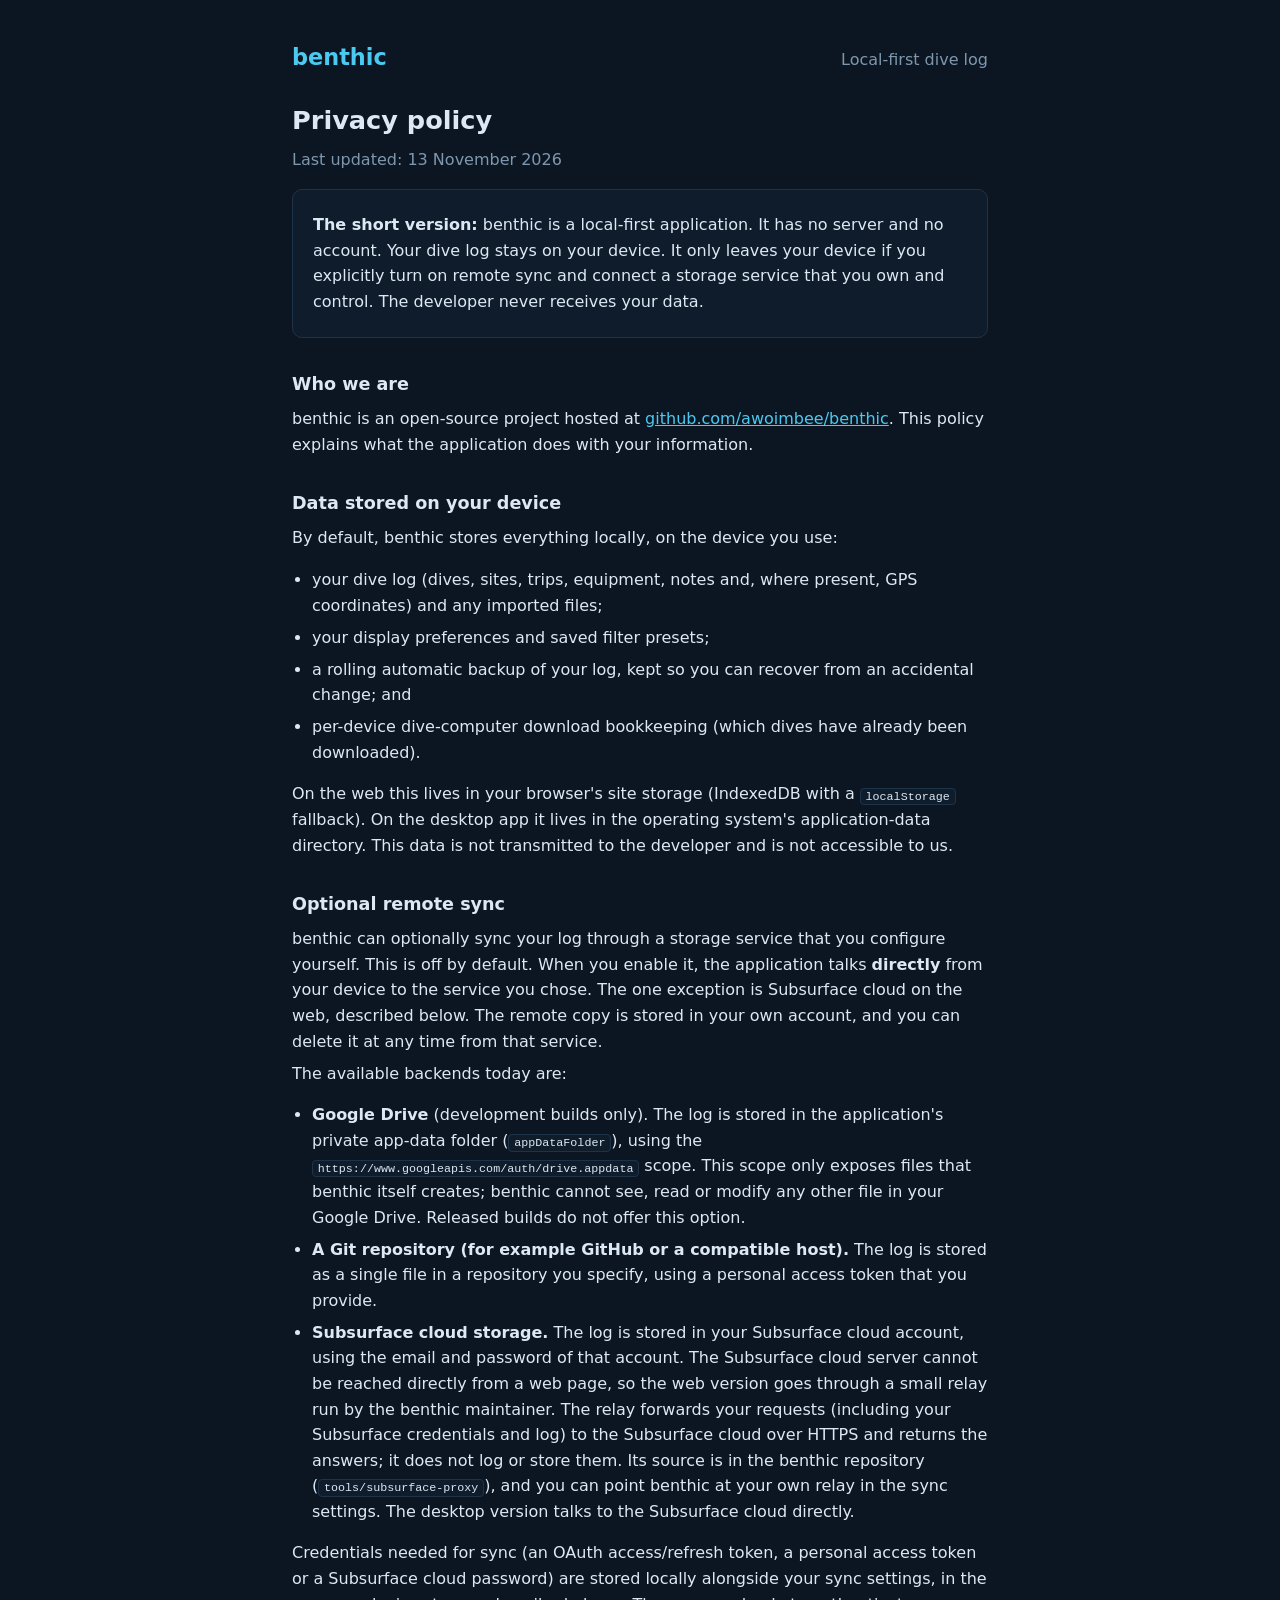
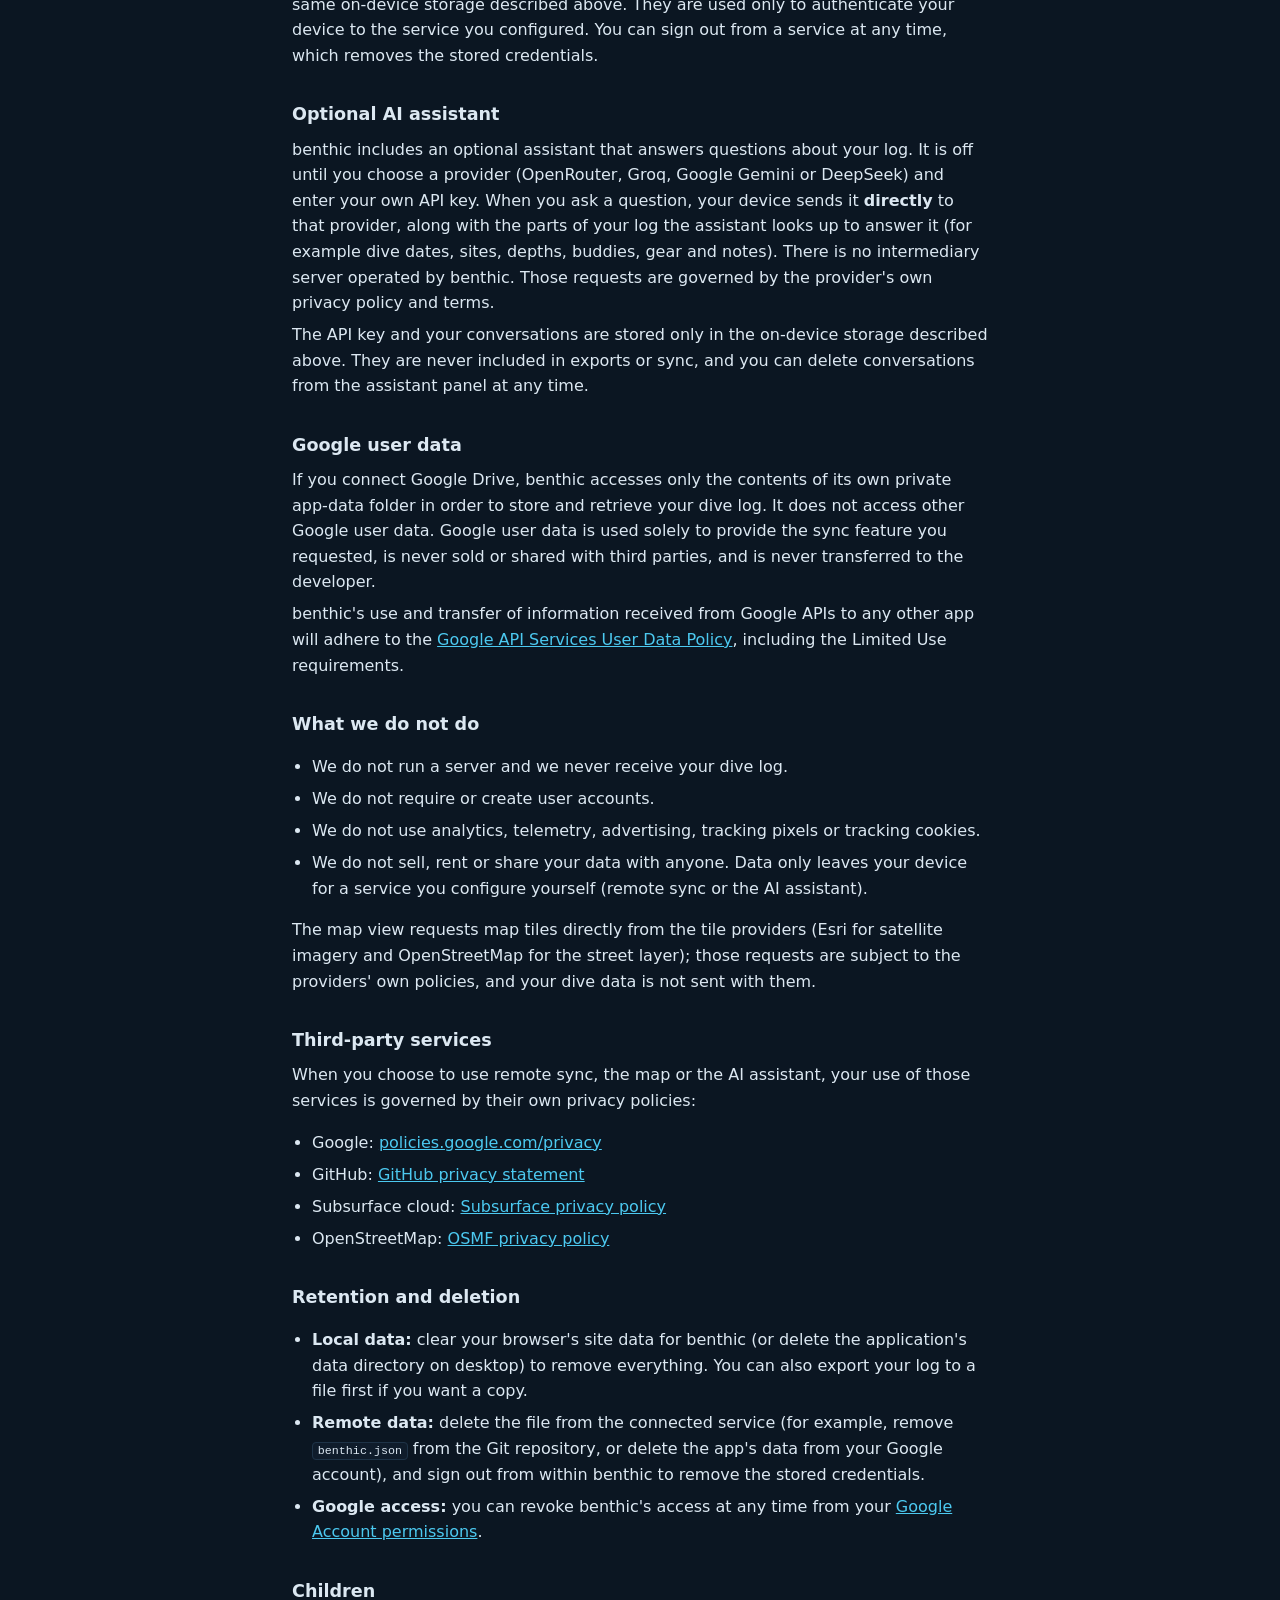
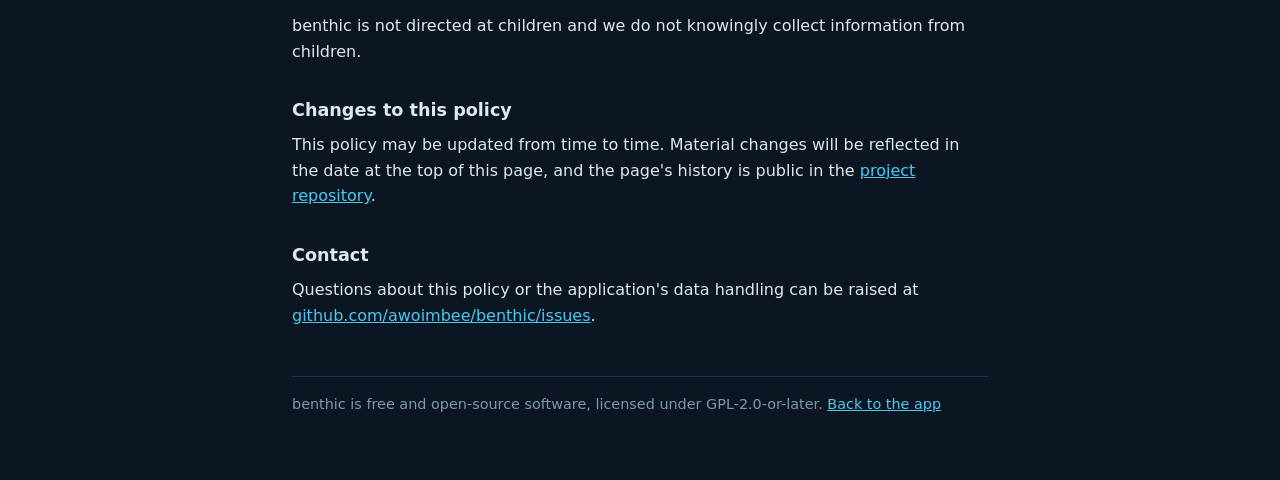
<file: public/privacy.html>
<!DOCTYPE html>
<html lang="en">
  <head>
    <meta charset="UTF-8" />
    <meta name="viewport" content="width=device-width, initial-scale=1" />
    <title>Privacy policy — benthic</title>
    <meta
      name="description"
      content="benthic is a local-first dive log. It has no server: your log stays on your device unless you configure an optional remote sync to a third-party store you control."
    />
    <meta name="robots" content="index, follow" />
    <meta name="theme-color" content="#0b1622" />
    <link rel="icon" type="image/svg+xml" href="favicon.svg" />
    <style>
      :root {
        --bg: #0b1622;
        --panel: #0f1c2b;
        --border: #1e3347;
        --text: #dce8f2;
        --muted: #7f97ad;
        --accent: #4cc9f0;
      }
      * {
        box-sizing: border-box;
      }
      body {
        margin: 0;
        background: var(--bg);
        color: var(--text);
        font-family:
          system-ui,
          -apple-system,
          "Segoe UI",
          Roboto,
          Helvetica,
          Arial,
          sans-serif;
        line-height: 1.6;
      }
      main {
        max-width: 46rem;
        margin: 0 auto;
        padding: 2.5rem 1.25rem 4rem;
      }
      header {
        display: flex;
        align-items: baseline;
        justify-content: space-between;
        gap: 1rem;
        flex-wrap: wrap;
        margin-bottom: 1.5rem;
      }
      .brand {
        font-size: 1.4rem;
        font-weight: 700;
        color: var(--accent);
        text-decoration: none;
      }
      h1 {
        font-size: 1.6rem;
        margin: 0 0 0.25rem;
      }
      h2 {
        font-size: 1.1rem;
        margin: 2rem 0 0.5rem;
      }
      p,
      li {
        margin: 0.4rem 0;
      }
      ul {
        padding-left: 1.25rem;
      }
      a {
        color: var(--accent);
      }
      code {
        background: var(--panel);
        border: 1px solid var(--border);
        border-radius: 4px;
        padding: 0.05rem 0.3rem;
        font-size: 0.9em;
      }
      .muted {
        color: var(--muted);
      }
      .card {
        background: var(--panel);
        border: 1px solid var(--border);
        border-radius: 10px;
        padding: 1rem 1.25rem;
        margin: 1rem 0;
      }
      footer {
        margin-top: 3rem;
        padding-top: 1rem;
        border-top: 1px solid var(--border);
        color: var(--muted);
        font-size: 0.9rem;
      }
    </style>
  </head>
  <body>
    <main>
      <header>
        <a class="brand" href="./">benthic</a>
        <span class="muted">Local-first dive log</span>
      </header>

      <h1>Privacy policy</h1>
      <p class="muted">Last updated: 13 November 2026</p>

      <div class="card">
        <p>
          <strong>The short version:</strong> benthic is a local-first
          application. It has no server and no account. Your dive log stays on
          your device. It only leaves your device if you explicitly turn on
          remote sync and connect a storage service that you own and control.
          The developer never receives your data.
        </p>
      </div>

      <h2>Who we are</h2>
      <p>
        benthic is an open-source project hosted at
        <a
          href="https://github.com/awoimbee/benthic"
          target="_blank"
          rel="noopener"
          >github.com/awoimbee/benthic</a
        >. This policy explains what the application does with your
        information.
      </p>

      <h2>Data stored on your device</h2>
      <p>By default, benthic stores everything locally, on the device you use:</p>
      <ul>
        <li>
          your dive log (dives, sites, trips, equipment, notes and, where
          present, GPS coordinates) and any imported files;
        </li>
        <li>your display preferences and saved filter presets;</li>
        <li>
          a rolling automatic backup of your log, kept so you can recover from
          an accidental change; and
        </li>
        <li>
          per-device dive-computer download bookkeeping (which dives have
          already been downloaded).
        </li>
      </ul>
      <p>
        On the web this lives in your browser's site storage (IndexedDB with a
        <code>localStorage</code> fallback). On the desktop app it lives in the
        operating system's application-data directory. This data is not
        transmitted to the developer and is not accessible to us.
      </p>

      <h2>Optional remote sync</h2>
      <p>
        benthic can optionally sync your log through a storage service that you
        configure yourself. This is off by default. When you enable it, the
        application talks <strong>directly</strong> from your device to the
        service you chose. The one exception is Subsurface cloud on the web,
        described below.
        The remote copy is stored in your own account, and you can delete it at
        any time from that service.
      </p>
      <p>The available backends today are:</p>
      <ul>
        <li>
          <strong>Google Drive</strong> (development builds only). The log is
          stored in the application's private app-data folder
          (<code>appDataFolder</code>), using the
          <code>https://www.googleapis.com/auth/drive.appdata</code> scope.
          This scope only exposes files that benthic itself creates; benthic
          cannot see, read or modify any other file in your Google Drive.
          Released builds do not offer this option.
        </li>
        <li>
          <strong>A Git repository (for example GitHub or a compatible host).</strong>
          The log is stored as a single file in a repository you specify, using
          a personal access token that you provide.
        </li>
        <li>
          <strong>Subsurface cloud storage.</strong> The log is stored in your
          Subsurface cloud account, using the email and password of that
          account. The Subsurface cloud server cannot be reached directly from a
          web page, so the web version goes through a small relay run by the
          benthic maintainer. The relay forwards your requests (including your
          Subsurface credentials and log) to the Subsurface cloud over HTTPS
          and returns the answers; it does not log or store them. Its source is
          in the benthic repository (<code>tools/subsurface-proxy</code>), and
          you can point benthic at your own relay in the sync settings. The
          desktop version talks to the Subsurface cloud directly.
        </li>
      </ul>
      <p>
        Credentials needed for sync (an OAuth access/refresh token, a personal
        access token or a Subsurface cloud password) are stored locally alongside your sync settings, in the
        same on-device storage described above. They are used only to
        authenticate your device to the service you configured. You can sign out
        from a service at any time, which removes the stored credentials.
      </p>

      <h2>Optional AI assistant</h2>
      <p>
        benthic includes an optional assistant that answers questions about your
        log. It is off until you choose a provider (OpenRouter, Groq, Google
        Gemini or DeepSeek) and enter your own API key. When you ask a question,
        your device sends it <strong>directly</strong> to that provider, along
        with the parts of your log the assistant looks up to answer it (for
        example dive dates, sites, depths, buddies, gear and notes). There is no
        intermediary server operated by benthic. Those requests are governed by
        the provider's own privacy policy and terms.
      </p>
      <p>
        The API key and your conversations are stored only in the on-device
        storage described above. They are never included in exports or sync,
        and you can delete conversations from the assistant panel at any time.
      </p>

      <h2>Google user data</h2>
      <p>
        If you connect Google Drive, benthic accesses only the contents of its
        own private app-data folder in order to store and retrieve your dive
        log. It does not access other Google user data. Google user data is used
        solely to provide the sync feature you requested, is never sold or
        shared with third parties, and is never transferred to the developer.
      </p>
      <p>
        benthic's use and transfer of information received from Google APIs to
        any other app will adhere to the
        <a
          href="https://developers.google.com/terms/api-services-user-data-policy"
          target="_blank"
          rel="noopener"
          >Google API Services User Data Policy</a
        >, including the Limited Use requirements.
      </p>

      <h2>What we do not do</h2>
      <ul>
        <li>We do not run a server and we never receive your dive log.</li>
        <li>We do not require or create user accounts.</li>
        <li>
          We do not use analytics, telemetry, advertising, tracking pixels or
          tracking cookies.
        </li>
        <li>
          We do not sell, rent or share your data with anyone. Data only leaves
          your device for a service you configure yourself (remote sync or the
          AI assistant).
        </li>
      </ul>
      <p>
        The map view requests map tiles directly from the tile providers (Esri
        for satellite imagery and OpenStreetMap for the street layer); those
        requests are subject to the providers' own policies, and your dive data
        is not sent with them.
      </p>

      <h2>Third-party services</h2>
      <p>
        When you choose to use remote sync, the map or the AI assistant, your
        use of those services is governed by their own privacy policies:
      </p>
      <ul>
        <li>
          Google:
          <a href="https://policies.google.com/privacy" target="_blank" rel="noopener"
            >policies.google.com/privacy</a
          >
        </li>
        <li>
          GitHub:
          <a
            href="https://docs.github.com/site-policy/privacy-policies/github-general-privacy-statement"
            target="_blank"
            rel="noopener"
            >GitHub privacy statement</a
          >
        </li>
        <li>
          Subsurface cloud:
          <a
            href="https://subsurface-divelog.org/privacy-policy/"
            target="_blank"
            rel="noopener"
            >Subsurface privacy policy</a
          >
        </li>
        <li>
          OpenStreetMap:
          <a
            href="https://osmfoundation.org/wiki/Privacy_Policy"
            target="_blank"
            rel="noopener"
            >OSMF privacy policy</a
          >
        </li>
      </ul>

      <h2>Retention and deletion</h2>
      <ul>
        <li>
          <strong>Local data:</strong> clear your browser's site data for
          benthic (or delete the application's data directory on desktop) to
          remove everything. You can also export your log to a file first if you
          want a copy.
        </li>
        <li>
          <strong>Remote data:</strong> delete the file from the connected
          service (for example, remove <code>benthic.json</code> from the Git
          repository, or delete the app's data from your Google account), and
          sign out from within benthic to remove the stored credentials.
        </li>
        <li>
          <strong>Google access:</strong> you can revoke benthic's access at any
          time from your
          <a
            href="https://myaccount.google.com/permissions"
            target="_blank"
            rel="noopener"
            >Google Account permissions</a
          >.
        </li>
      </ul>

      <h2>Children</h2>
      <p>
        benthic is not directed at children and we do not knowingly collect
        information from children.
      </p>

      <h2>Changes to this policy</h2>
      <p>
        This policy may be updated from time to time. Material changes will be
        reflected in the date at the top of this page, and the page's history is
        public in the
        <a
          href="https://github.com/awoimbee/benthic"
          target="_blank"
          rel="noopener"
          >project repository</a
        >.
      </p>

      <h2>Contact</h2>
      <p>
        Questions about this policy or the application's data handling can be
        raised at
        <a
          href="https://github.com/awoimbee/benthic/issues"
          target="_blank"
          rel="noopener"
          >github.com/awoimbee/benthic/issues</a
        >.
      </p>

      <footer>
        benthic is free and open-source software, licensed under
        GPL-2.0-or-later.
        <a href="./">Back to the app</a>
      </footer>
    </main>
  </body>
</html>
</file>
